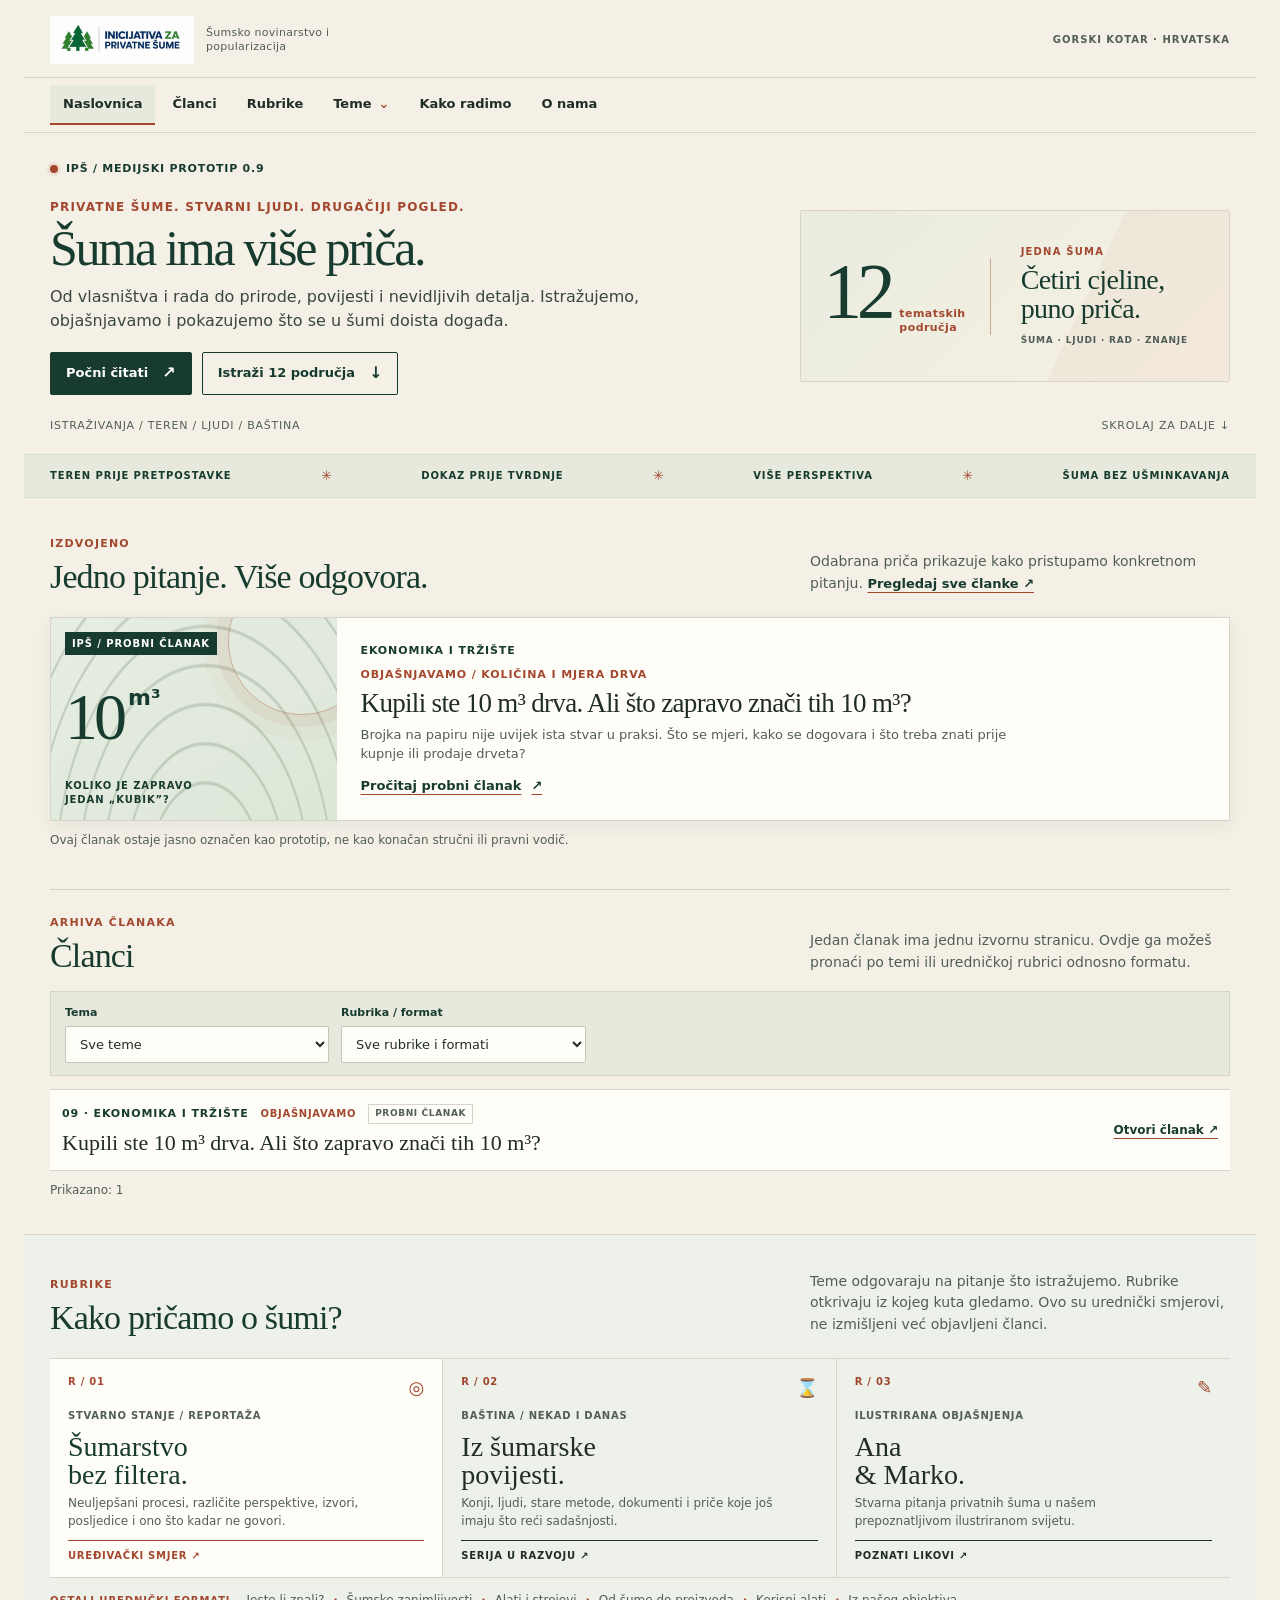
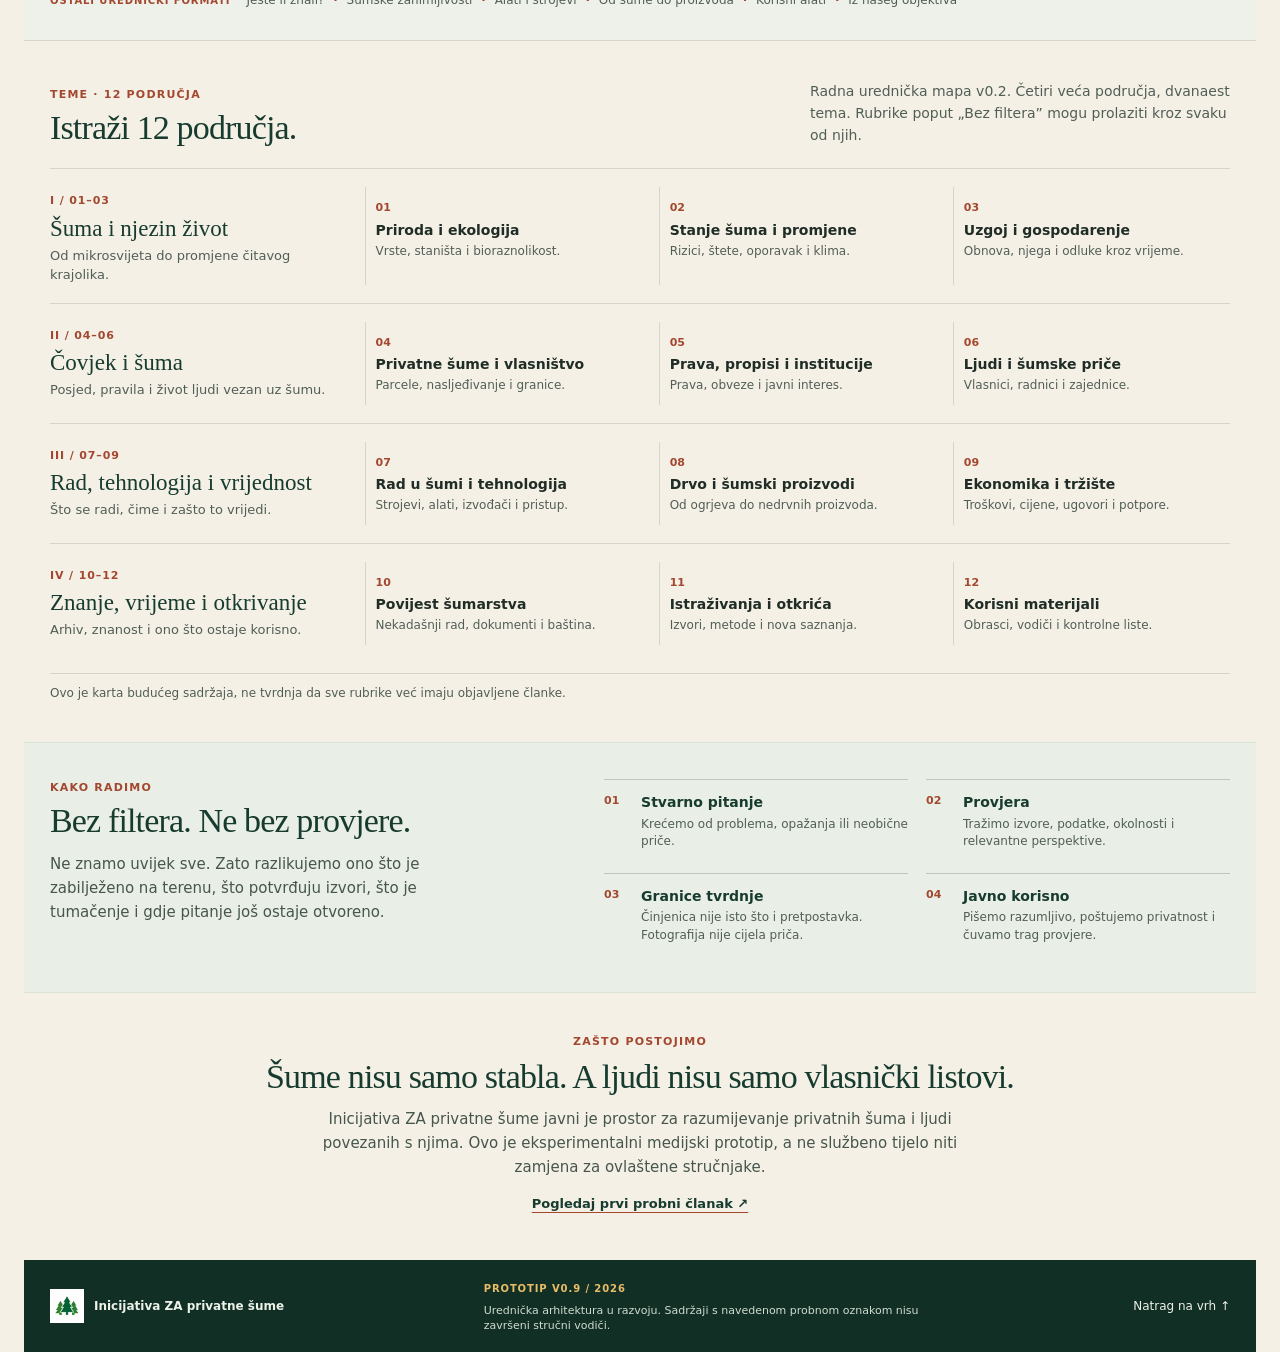
<file: index.html>
<!doctype html>
<html lang="hr">
<head>
<meta charset="utf-8"><meta name="viewport" content="width=device-width,initial-scale=1">
<meta name="theme-color" content="#193b30">
<meta name="description" content="Inicijativa ZA privatne šume. Šumske priče, stvarna pitanja, provjerena znanja, povijest i korisni materijali.">
<title>IPŠ | Šuma ima više priča</title>
<link rel="stylesheet" href="layout-modern-08.css?v=0.9.0">
</head>
<body>
<a class="skip" href="#sadrzaj">Preskoči na sadržaj</a>
<div class="site-frame">
<header class="site-header">
 <div class="masthead">
  <a class="brand" href="#sadrzaj" aria-label="IPŠ naslovnica"><img class="brand-logo" src="assets/ipsh-logo-full.png" alt="Inicijativa ZA privatne šume"><span class="brand-copy"><small>Šumsko novinarstvo i popularizacija</small></span></a>
  <span class="header-region">GORSKI KOTAR · HRVATSKA</span>
 </div>
 <details class="main-menu" open>
  <summary class="menu-toggle"><span aria-hidden="true">☰</span> Izbornik</summary>
  <nav class="primary-nav" aria-label="Glavna navigacija">
   <a href="#sadrzaj" aria-current="page">Naslovnica</a>
   <a href="#clanci">Članci</a>
   <a href="#rubrike">Rubrike</a>
   <details class="topic-menu"><summary>Teme</summary><div class="topic-menu-panel">
    <nav class="topic-nav" aria-label="Tematska područja"><h2>Teme · 12 područja</h2>
     <details class="topic-group" open><summary>Šuma i njezin život</summary><ul class="topic-links"><li><a href="#tema-01">01 · Priroda i ekologija</a></li><li><a href="#tema-02">02 · Stanje šuma i promjene</a></li><li><a href="#tema-03">03 · Uzgoj i gospodarenje</a></li></ul></details>
     <details class="topic-group" open><summary>Čovjek i šuma</summary><ul class="topic-links"><li><a href="#tema-04">04 · Privatne šume i vlasništvo</a></li><li><a href="#tema-05">05 · Prava, propisi i institucije</a></li><li><a href="#tema-06">06 · Ljudi i šumske priče</a></li></ul></details>
     <details class="topic-group" open><summary>Rad, tehnologija i vrijednost</summary><ul class="topic-links"><li><a href="#tema-07">07 · Rad u šumi i tehnologija</a></li><li><a href="#tema-08">08 · Drvo i šumski proizvodi</a></li><li><a href="#tema-09">09 · Ekonomika i tržište</a></li></ul></details>
     <details class="topic-group" open><summary>Znanje, vrijeme i otkrivanje</summary><ul class="topic-links"><li><a href="#tema-10">10 · Povijest šumarstva</a></li><li><a href="#tema-11">11 · Istraživanja i otkrića</a></li><li><a href="#tema-12">12 · Korisni materijali</a></li></ul></details>
    </nav>
   </div></details>
   <a href="#metoda">Kako radimo</a>
   <a href="#onama">O nama</a>
  </nav>
 </details>
</header>
<div class="main-column">
<main id="sadrzaj">
<section class="hero page-shell">
 <div class="hero-top"><span class="kicker"><span class="pulse"></span> IPŠ / MEDIJSKI PROTOTIP 0.9</span></div>
 <div class="hero-layout"><div><p class="hero-prefix">Privatne šume. Stvarni ljudi. Drugačiji pogled.</p><h1>Šuma ima više priča.</h1><p class="hero-lead">Od vlasništva i rada do prirode, povijesti i nevidljivih detalja. Istražujemo, objašnjavamo i pokazujemo što se u šumi doista događa.</p><div class="hero-actions"><a class="btn btn-dark" href="#clanci">Počni čitati <span>↗</span></a><a class="btn btn-line" href="#teme">Istraži 12 područja <span>↓</span></a></div></div>
 <div class="hero-art" aria-label="Urednička mapa: četiri cjeline i dvanaest tematskih područja"><div class="hero-stat"><strong>12</strong><span>tematskih<br>područja</span></div><div class="hero-art-copy"><span class="hero-art-kicker">JEDNA ŠUMA</span><strong>Četiri cjeline,<br>puno priča.</strong><span class="hero-art-note">ŠUMA · LJUDI · RAD · ZNANJE</span></div></div></div>
 <div class="hero-bottom"><span>ISTRAŽIVANJA / TEREN / LJUDI / BAŠTINA</span><span>SKROLAJ ZA DALJE ↓</span></div>
</section>
<div class="marquee" aria-label="Urednička načela"><div class="page-shell marquee-inner"><span>TEREN PRIJE PRETPOSTAVKE</span><b>✳</b><span>DOKAZ PRIJE TVRDNJE</span><b>✳</b><span>VIŠE PERSPEKTIVA</span><b>✳</b><span>ŠUMA BEZ UŠMINKAVANJA</span></div></div>
<section id="izdvojeno" class="page-shell featured section-space" aria-labelledby="feature-heading"><div class="section-intro"><div><span class="eyebrow">IZDVOJENO</span><h2 id="feature-heading">Jedno pitanje. Više odgovora.</h2></div><p>Odabrana priča prikazuje kako pristupamo konkretnom pitanju. <a class="text-link" href="#clanci">Pregledaj sve članke ↗</a></p></div>
 <a class="feature-card" href="clanci/kako-se-mjeri-drvo.html"><div class="feature-visual"><span class="visual-stamp">IPŠ / PROBNI ČLANAK</span><span class="visual-figure">10<span>m³</span></span><span class="visual-bottom">KOLIKO JE ZAPRAVO<br>JEDAN „KUBIK”?</span></div><div class="feature-copy"><span class="chip">EKONOMIKA I TRŽIŠTE</span><span class="feature-overline">OBJAŠNJAVAMO / KOLIČINA I MJERA DRVA</span><h3>Kupili ste 10 m³ drva. Ali što zapravo znači tih 10 m³?</h3><p>Brojka na papiru nije uvijek ista stvar u praksi. Što se mjeri, kako se dogovara i što treba znati prije kupnje ili prodaje drveta?</p><span class="read-arrow">Pročitaj probni članak <span aria-hidden="true">↗</span></span></div></a>
 <p class="prototype-note">Ovaj članak ostaje jasno označen kao prototip, ne kao konačan stručni ili pravni vodič.</p>
</section>
<section id="clanci" class="page-shell section-space article-archive" aria-labelledby="articles-heading">
 <div class="section-intro"><div><span class="eyebrow">ARHIVA ČLANAKA</span><h2 id="articles-heading">Članci</h2></div><p>Jedan članak ima jednu izvornu stranicu. Ovdje ga možeš pronaći po temi ili uredničkoj rubrici odnosno formatu.</p></div>
 <div class="archive-filters" aria-label="Filtriraj članke">
  <label for="filter-topic">Tema
   <select id="filter-topic" aria-label="Filtriraj prema temi">
    <option value="">Sve teme</option>
    <option value="01">01 · Priroda i ekologija</option><option value="02">02 · Stanje šuma i promjene</option><option value="03">03 · Uzgoj i gospodarenje</option>
    <option value="04">04 · Privatne šume i vlasništvo</option><option value="05">05 · Prava, propisi i institucije</option><option value="06">06 · Ljudi i šumske priče</option>
    <option value="07">07 · Rad u šumi i tehnologija</option><option value="08">08 · Drvo i šumski proizvodi</option><option value="09">09 · Ekonomika i tržište</option>
    <option value="10">10 · Povijest šumarstva</option><option value="11">11 · Istraživanja i otkrića</option><option value="12">12 · Korisni materijali</option>
   </select>
  </label>
  <label for="filter-rubric">Rubrika / format
   <select id="filter-rubric" aria-label="Filtriraj prema rubrici ili formatu">
    <option value="">Sve rubrike i formati</option>
    <option value="sumarstvo-bez-filtera">Šumarstvo bez filtera</option><option value="sumarska-povijest">Iz šumarske povijesti</option><option value="ana-marko">Ana & Marko</option>
    <option value="jeste-li-znali">Jeste li znali?</option><option value="sumarske-zanimljivosti">Šumske zanimljivosti</option><option value="alati-i-strojevi">Alati i strojevi</option>
    <option value="od-sume-do-proizvoda">Od šume do proizvoda</option><option value="korisni-alati">Korisni alati</option><option value="iz-naseg-objektiva">Iz našeg objektiva</option>
    <option value="objasnjavamo">Objašnjavamo</option>
   </select>
  </label>
 </div>
 <div class="archive-list" id="article-list">
  <article class="archive-item" data-topic="09" data-rubric="objasnjavamo">
   <div class="archive-tags"><span class="chip">09 · Ekonomika i tržište</span><span class="archive-format">Objašnjavamo</span><span class="prototype-badge">Probni članak</span></div>
   <h3><a href="clanci/kako-se-mjeri-drvo.html">Kupili ste 10 m³ drva. Ali što zapravo znači tih 10 m³?</a></h3>
   <a class="archive-open" href="clanci/kako-se-mjeri-drvo.html">Otvori članak <span aria-hidden="true">↗</span></a>
  </article>
 </div>
 <p class="archive-empty" hidden>Za odabrane filtre još nema članaka.</p>
 <p class="archive-count" id="archive-count" role="status" aria-live="polite">Prikazano: 1</p>
</section>
<section id="rubrike" class="rubrics-band" aria-labelledby="rubrics-heading"><div class="page-shell section-space"><div class="section-intro inverse"><div><span class="eyebrow">RUBRIKE</span><h2 id="rubrics-heading">Kako pričamo o šumi?</h2></div><p>Teme odgovaraju na pitanje što istražujemo. Rubrike otkrivaju iz kojeg kuta gledamo. Ovo su urednički smjerovi, ne izmišljeni već objavljeni članci.</p></div>
<div class="rubric-grid"><article class="rubric rubric-first"><span class="rubric-num">R / 01</span><div class="rubric-symbol">◎</div><div><span class="rubric-type">STVARNO STANJE / REPORTAŽA</span><h3>Šumarstvo<br>bez filtera.</h3><p>Neuljepšani procesi, različite perspektive, izvori, posljedice i ono što kadar ne govori.</p></div><span class="rubric-state">UREĐIVAČKI SMJER ↗</span></article>
<article class="rubric"><span class="rubric-num">R / 02</span><div class="rubric-symbol">⌛</div><div><span class="rubric-type">BAŠTINA / NEKAD I DANAS</span><h3>Iz šumarske<br>povijesti.</h3><p>Konji, ljudi, stare metode, dokumenti i priče koje još imaju što reći sadašnjosti.</p></div><span class="rubric-state">SERIJA U RAZVOJU ↗</span></article>
<article class="rubric"><span class="rubric-num">R / 03</span><div class="rubric-symbol">✎</div><div><span class="rubric-type">ILUSTRIRANA OBJAŠNJENJA</span><h3>Ana<br>& Marko.</h3><p>Stvarna pitanja privatnih šuma u našem prepoznatljivom ilustriranom svijetu.</p></div><span class="rubric-state">POZNATI LIKOVI ↗</span></article></div>
<div class="rubric-more"><span>OSTALI UREDNIČKI FORMATI</span><p>Jeste li znali? <b>·</b> Šumske zanimljivosti <b>·</b> Alati i strojevi <b>·</b> Od šume do proizvoda <b>·</b> Korisni alati <b>·</b> Iz našeg objektiva</p></div>
</div></section>
<section id="teme" class="page-shell section-space topics" aria-labelledby="topics-heading"><div class="section-intro"><div><span class="eyebrow">TEME · 12 PODRUČJA</span><h2 id="topics-heading">Istraži 12 područja.</h2></div><p>Radna urednička mapa v0.2. Četiri veća područja, dvanaest tema. Rubrike poput „Bez filtera” mogu prolaziti kroz svaku od njih.</p></div>
<div class="topic-family" id="suma"><header><span>I / 01–03</span><h3>Šuma i njezin život</h3><p>Od mikrosvijeta do promjene čitavog krajolika.</p></header><div class="topic-list"><article id="tema-01"><span>01</span><h4>Priroda i ekologija</h4><p>Vrste, staništa i bioraznolikost.</p></article><article id="tema-02"><span>02</span><h4>Stanje šuma i promjene</h4><p>Rizici, štete, oporavak i klima.</p></article><article id="tema-03"><span>03</span><h4>Uzgoj i gospodarenje</h4><p>Obnova, njega i odluke kroz vrijeme.</p></article></div></div>
<div class="topic-family" id="ljudi"><header><span>II / 04–06</span><h3>Čovjek i šuma</h3><p>Posjed, pravila i život ljudi vezan uz šumu.</p></header><div class="topic-list"><article id="tema-04"><span>04</span><h4>Privatne šume i vlasništvo</h4><p>Parcele, nasljeđivanje i granice.</p></article><article id="tema-05"><span>05</span><h4>Prava, propisi i institucije</h4><p>Prava, obveze i javni interes.</p></article><article id="tema-06"><span>06</span><h4>Ljudi i šumske priče</h4><p>Vlasnici, radnici i zajednice.</p></article></div></div>
<div class="topic-family" id="rad"><header><span>III / 07–09</span><h3>Rad, tehnologija i vrijednost</h3><p>Što se radi, čime i zašto to vrijedi.</p></header><div class="topic-list"><article id="tema-07"><span>07</span><h4>Rad u šumi i tehnologija</h4><p>Strojevi, alati, izvođači i pristup.</p></article><article id="tema-08"><span>08</span><h4>Drvo i šumski proizvodi</h4><p>Od ogrjeva do nedrvnih proizvoda.</p></article><article id="tema-09"><span>09</span><h4>Ekonomika i tržište</h4><p>Troškovi, cijene, ugovori i potpore.</p></article></div></div>
<div class="topic-family" id="znanje"><header><span>IV / 10–12</span><h3>Znanje, vrijeme i otkrivanje</h3><p>Arhiv, znanost i ono što ostaje korisno.</p></header><div class="topic-list"><article id="tema-10"><span>10</span><h4>Povijest šumarstva</h4><p>Nekadašnji rad, dokumenti i baština.</p></article><article id="tema-11"><span>11</span><h4>Istraživanja i otkrića</h4><p>Izvori, metode i nova saznanja.</p></article><article id="tema-12"><span>12</span><h4>Korisni materijali</h4><p>Obrasci, vodiči i kontrolne liste.</p></article></div></div><p class="topics-footnote">Ovo je karta budućeg sadržaja, ne tvrdnja da sve rubrike već imaju objavljene članke.</p></section>
<section id="metoda" class="method-band"><div class="page-shell method-layout"><div><span class="eyebrow">KAKO RADIMO</span><h2>Bez filtera. Ne bez provjere.</h2><p>Ne znamo uvijek sve. Zato razlikujemo ono što je zabilježeno na terenu, što potvrđuju izvori, što je tumačenje i gdje pitanje još ostaje otvoreno.</p></div><div class="method-steps"><div><span>01</span><strong>Stvarno pitanje</strong><p>Krećemo od problema, opažanja ili neobične priče.</p></div><div><span>02</span><strong>Provjera</strong><p>Tražimo izvore, podatke, okolnosti i relevantne perspektive.</p></div><div><span>03</span><strong>Granice tvrdnje</strong><p>Činjenica nije isto što i pretpostavka. Fotografija nije cijela priča.</p></div><div><span>04</span><strong>Javno korisno</strong><p>Pišemo razumljivo, poštujemo privatnost i čuvamo trag provjere.</p></div></div></div></section>
<section id="onama" class="page-shell closing"><span class="eyebrow">ZAŠTO POSTOJIMO</span><h2>Šume nisu samo stabla. A ljudi nisu samo vlasnički listovi.</h2><p>Inicijativa ZA privatne šume javni je prostor za razumijevanje privatnih šuma i ljudi povezanih s njima. Ovo je eksperimentalni medijski prototip, a ne službeno tijelo niti zamjena za ovlaštene stručnjake.</p><a href="clanci/kako-se-mjeri-drvo.html" class="text-link">Pogledaj prvi probni članak ↗</a></section>
</main>
<footer><div class="footer-inner page-shell"><a class="brand footer-brand" href="./"><img class="footer-logo" src="assets/ipsh-logo-mark.png" alt=""><span class="footer-name">Inicijativa ZA privatne šume</span></a><div><span>PROTOTIP V0.9 / 2026</span><p>Urednička arhitektura u razvoju. Sadržaji s navedenom probnom oznakom nisu završeni stručni vodiči.</p></div><a href="#sadrzaj">Natrag na vrh ↑</a></div></footer>
</div></div>
<script>
(()=>{const menu=document.querySelector('.main-menu'),bp=matchMedia('(min-width:761px)');const sync=()=>menu.open=bp.matches;sync();bp.addEventListener('change',sync);const links=[...document.querySelectorAll('.primary-nav a[href^="#"],.topic-nav a[href^="#"]')];const targets=links.map(a=>({a,el:document.getElementById(a.getAttribute('href').slice(1))})).filter(x=>x.el);const update=()=>{const eligible=targets.map(x=>({...x,top:x.el.getBoundingClientRect().top})).filter(x=>x.top<=innerHeight*.2);if(eligible.length){const nearest=Math.max(...eligible.map(x=>x.top));const tied=eligible.filter(x=>Math.abs(x.top-nearest)<8);const current=(location.hash.startsWith('#tema-')&&tied.find(x=>x.a.getAttribute('href')===location.hash))||tied[0];links.forEach(a=>a.removeAttribute('aria-current'));current.a.setAttribute('aria-current','location')}};links.forEach(a=>a.addEventListener('click',()=>{const topicMenu=a.closest('.topic-menu');if(topicMenu)topicMenu.open=false;if(!bp.matches)menu.open=false}));addEventListener('scroll',update,{passive:true});update()})();

(()=>{const topic=document.querySelector('#filter-topic'),rubric=document.querySelector('#filter-rubric'),items=[...document.querySelectorAll('.archive-item')],empty=document.querySelector('.archive-empty'),count=document.querySelector('#archive-count');if(!topic||!rubric)return;const update=()=>{let shown=0;for(const item of items){const match=(!topic.value||item.dataset.topic===topic.value)&&(!rubric.value||item.dataset.rubric===rubric.value);item.hidden=!match;if(match)shown++}empty.hidden=shown>0;count.textContent=`Prikazano: ${shown}`};topic.addEventListener('change',update);rubric.addEventListener('change',update)})();
</script>
</body></html>
</file>
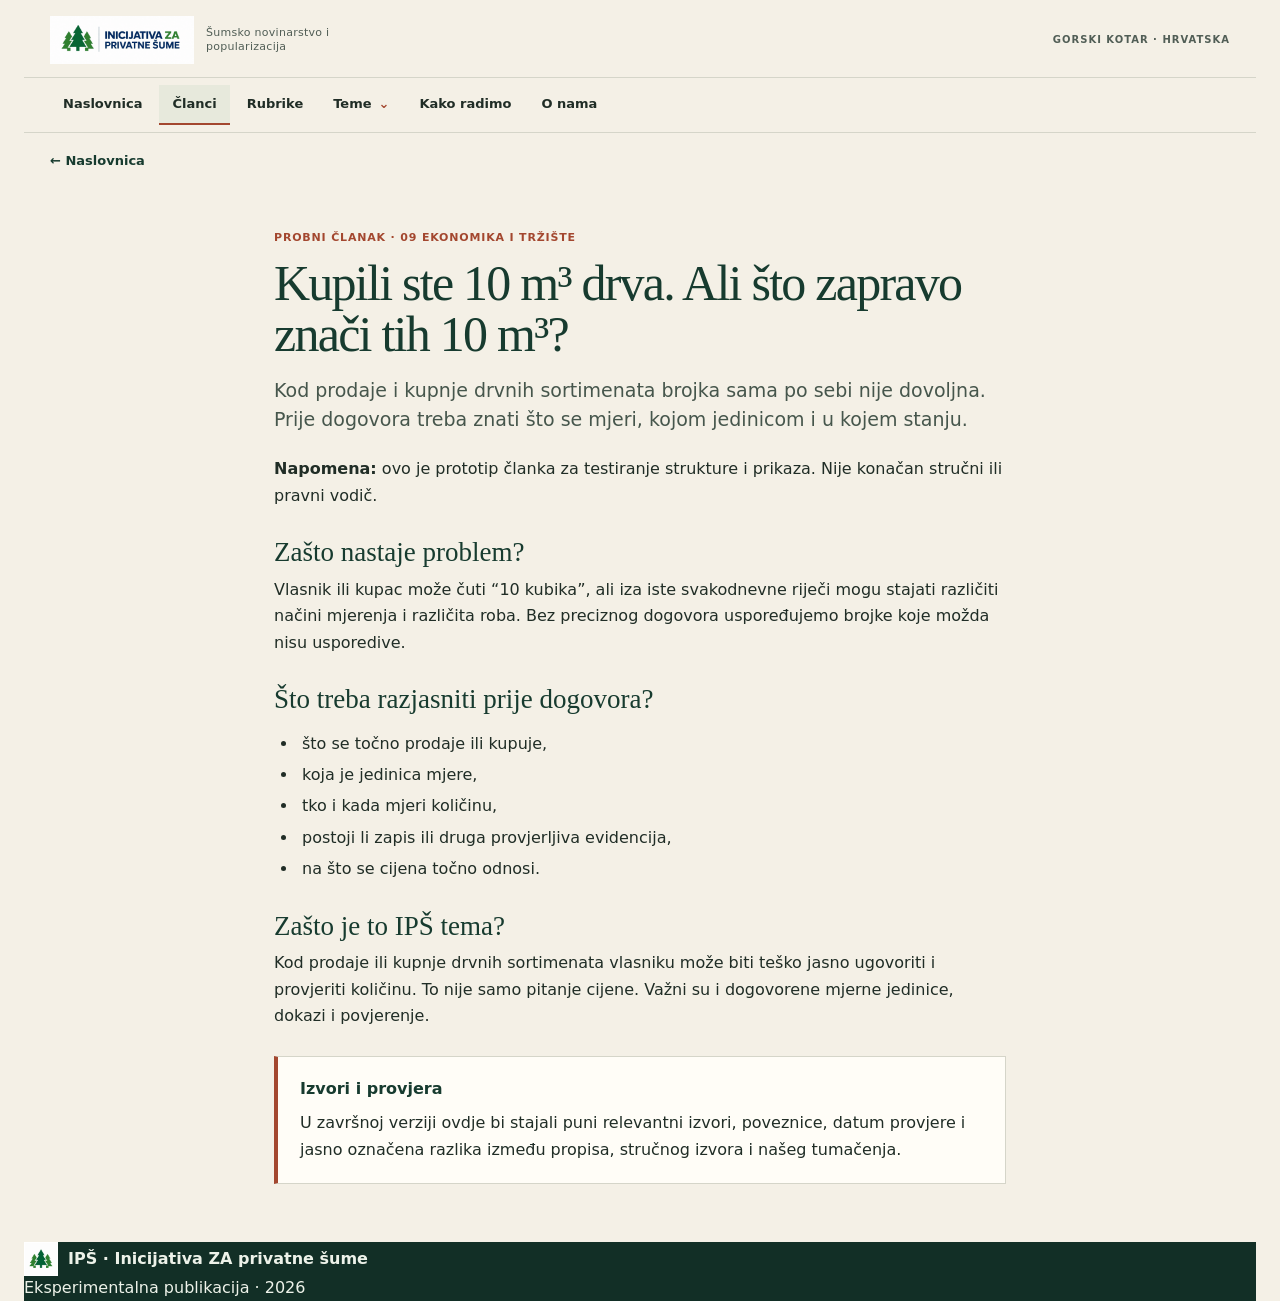
<file: clanci/kako-se-mjeri-drvo.html>
<!doctype html>
<html lang="hr">
<head>
<meta charset="utf-8">
<meta name="viewport" content="width=device-width,initial-scale=1">
<title>Kako se mjeri drvo? | IPŠ</title>
<meta name="description" content="Probni IPŠ članak o mjernim jedinicama i količini drvnih sortimenata.">
<link rel="canonical" href="https://pfi-ips.github.io/ips-media-test/clanci/kako-se-mjeri-drvo.html">
<link rel="stylesheet" href="../layout-modern-08.css?v=0.9.0">
</head>
<body>
<a class="skip" href="#sadrzaj">Preskoči na sadržaj</a>
<div class="site-frame">
<header class="site-header">
 <div class="masthead">
  <a class="brand" href="../index.html" aria-label="IPŠ naslovnica"><img class="brand-logo" src="../assets/ipsh-logo-full.png" alt="Inicijativa ZA privatne šume"><span class="brand-copy"><small>Šumsko novinarstvo i popularizacija</small></span></a>
  <span class="header-region">GORSKI KOTAR · HRVATSKA</span>
 </div>
 <details class="main-menu" open>
  <summary class="menu-toggle"><span aria-hidden="true">☰</span> Izbornik</summary>
  <nav class="primary-nav" aria-label="Glavna navigacija">
   <a href="../index.html#sadrzaj">Naslovnica</a>
   <a href="../index.html#clanci" aria-current="page">Članci</a>
   <a href="../index.html#rubrike">Rubrike</a>
   <details class="topic-menu"><summary>Teme</summary><div class="topic-menu-panel">
    <nav class="topic-nav" aria-label="Tematska područja"><h2>Teme · 12 područja</h2>
     <details class="topic-group" open><summary>Šuma i njezin život</summary><ul class="topic-links"><li><a href="../index.html#tema-01">01 · Priroda i ekologija</a></li><li><a href="../index.html#tema-02">02 · Stanje šuma i promjene</a></li><li><a href="../index.html#tema-03">03 · Uzgoj i gospodarenje</a></li></ul></details>
     <details class="topic-group" open><summary>Čovjek i šuma</summary><ul class="topic-links"><li><a href="../index.html#tema-04">04 · Privatne šume i vlasništvo</a></li><li><a href="../index.html#tema-05">05 · Prava, propisi i institucije</a></li><li><a href="../index.html#tema-06">06 · Ljudi i šumske priče</a></li></ul></details>
     <details class="topic-group" open><summary>Rad, tehnologija i vrijednost</summary><ul class="topic-links"><li><a href="../index.html#tema-07">07 · Rad u šumi i tehnologija</a></li><li><a href="../index.html#tema-08">08 · Drvo i šumski proizvodi</a></li><li><a href="../index.html#tema-09">09 · Ekonomika i tržište</a></li></ul></details>
     <details class="topic-group" open><summary>Znanje, vrijeme i otkrivanje</summary><ul class="topic-links"><li><a href="../index.html#tema-10">10 · Povijest šumarstva</a></li><li><a href="../index.html#tema-11">11 · Istraživanja i otkrića</a></li><li><a href="../index.html#tema-12">12 · Korisni materijali</a></li></ul></details>
    </nav>
   </div></details>
   <a href="../index.html#metoda">Kako radimo</a>
   <a href="../index.html#onama">O nama</a>
  </nav>
 </details>
</header>
<div class="main-column">
<main id="sadrzaj">
<a class="back" href="../index.html">← Naslovnica</a>
<article class="article">
  <div class="meta">PROBNI ČLANAK · 09 EKONOMIKA I TRŽIŠTE</div>
  <h1>Kupili ste 10 m³ drva. Ali što zapravo znači tih 10 m³?</h1>
  <p class="dek">Kod prodaje i kupnje drvnih sortimenata brojka sama po sebi nije dovoljna. Prije dogovora treba znati što se mjeri, kojom jedinicom i u kojem stanju.</p>

  <p><strong>Napomena:</strong> ovo je prototip članka za testiranje strukture i prikaza. Nije konačan stručni ili pravni vodič.</p>

  <h2>Zašto nastaje problem?</h2>
  <p>Vlasnik ili kupac može čuti “10 kubika”, ali iza iste svakodnevne riječi mogu stajati različiti načini mjerenja i različita roba. Bez preciznog dogovora uspoređujemo brojke koje možda nisu usporedive.</p>

  <h2>Što treba razjasniti prije dogovora?</h2>
  <ul>
    <li>što se točno prodaje ili kupuje,</li>
    <li>koja je jedinica mjere,</li>
    <li>tko i kada mjeri količinu,</li>
    <li>postoji li zapis ili druga provjerljiva evidencija,</li>
    <li>na što se cijena točno odnosi.</li>
  </ul>

  <h2>Zašto je to IPŠ tema?</h2>
  <p>Kod prodaje ili kupnje drvnih sortimenata vlasniku može biti teško jasno ugovoriti i provjeriti količinu. To nije samo pitanje cijene. Važni su i dogovorene mjerne jedinice, dokazi i povjerenje.</p>

  <div class="source-box">
    <strong>Izvori i provjera</strong>
    <p>U završnoj verziji ovdje bi stajali puni relevantni izvori, poveznice, datum provjere i jasno označena razlika između propisa, stručnog izvora i našeg tumačenja.</p>
  </div>
</article>
</main>
<footer><div class="article-footer-brand"><img class="footer-logo" src="../assets/ipsh-logo-mark.png" alt=""><span>IPŠ · Inicijativa ZA privatne šume</span></div><div>Eksperimentalna publikacija · 2026</div></footer>
</div></div>
<script>(()=>{const menu=document.querySelector('.main-menu'),bp=matchMedia('(min-width:761px)'),sync=()=>menu.open=bp.matches;sync();bp.addEventListener('change',sync)})();</script>
</body>
</html>
</file>
<file: layout-modern-08.css>
/* IPŠ media prototype v0.9 — centered editorial layout with quiet print-era accent */
:root{
  color-scheme:light;
  --paper:#f4f0e6;
  --paper-bright:#fffdf7;
  --ink:#202d26;
  --forest:#173b2f;
  --forest-2:#35634a;
  --moss:#78886a;
  --sage:#e7e9dc;
  --line:#d5d5c9;
  --muted:#515e56;
  --rust:#a3472f;
  --sun:#e7bd68;
  --shell:1180px;
  --sans:system-ui,-apple-system,"Segoe UI",Arial,sans-serif;
  --serif:Georgia,"Times New Roman",serif;
}
*{box-sizing:border-box}
html{scroll-behavior:smooth;scroll-padding-top:24px}
body{margin:0;background:var(--paper);color:var(--ink);font:16px/1.55 var(--sans);-webkit-font-smoothing:antialiased}
img{max-width:100%}
a{color:inherit;text-decoration:none}
a:hover{text-decoration:underline;text-underline-offset:3px}
a:focus-visible,button:focus-visible,summary:focus-visible{outline:3px solid var(--rust);outline-offset:4px}
h1,h2,h3,h4,p{margin-top:0}
::selection{background:#d9e4cf;color:var(--forest)}
.page-shell{width:min(var(--shell),calc(100% - 48px));margin-inline:auto}
.skip{position:absolute;z-index:20;top:8px;left:-9999px;padding:10px 14px;background:var(--paper-bright);color:var(--forest);border:1px solid var(--line)}
.skip:focus{left:12px}
.site-frame{width:min(1280px,calc(100% - 48px));max-width:1280px;margin-inline:auto;display:block;min-height:100vh}
.site-header{position:relative;z-index:20;background:var(--paper);border-bottom:1px solid var(--line)}
.masthead{display:flex;align-items:center;justify-content:space-between;gap:24px;padding:16px max(24px,calc((100% - var(--shell))/2)) 13px}
.brand{display:flex;align-items:center;gap:12px;flex:none;margin:0}
.brand-logo{display:block;width:auto;height:48px;max-width:190px;object-fit:contain;object-position:left center}
.brand-copy small{display:block;max-width:180px;color:var(--muted);font-size:11px;line-height:1.3;letter-spacing:.025em}
.header-region{color:var(--muted);font-size:10px;font-weight:750;letter-spacing:.1em}
.main-menu{position:relative;border-top:1px solid var(--line)}
.menu-toggle{display:none}
.primary-nav{display:flex;align-items:center;gap:4px;padding:7px max(24px,calc((100% - var(--shell))/2));}
.primary-nav>a,.topic-menu>summary{display:block;padding:9px 13px;border:0;border-bottom:2px solid transparent;color:var(--ink);font-size:13px;font-weight:700;white-space:nowrap;cursor:pointer;list-style:none}
.topic-menu>summary::-webkit-details-marker{display:none}
.topic-menu>summary:after{content:"⌄";margin-left:7px;color:var(--rust)}
.primary-nav>a:hover,.primary-nav>a[aria-current],.topic-menu[open]>summary{background:var(--sage);border-bottom-color:var(--rust);text-decoration:none}
.topic-menu{position:relative}
.topic-menu-panel{position:absolute;top:calc(100% + 5px);left:-110px;width:min(790px,calc(100vw - 56px));padding:16px 18px;background:var(--paper-bright);border:1px solid var(--line);box-shadow:0 12px 28px #142a2022;z-index:35}
.topic-nav{display:grid;grid-template-columns:repeat(4,minmax(0,1fr));gap:7px 16px}
.topic-nav h2{grid-column:1/-1;margin:0 0 2px;padding:0 0 8px;border-bottom:1px solid var(--line);color:var(--rust);font-size:10px;font-weight:750;letter-spacing:.11em;text-transform:uppercase}
.topic-group{min-width:0;margin:0}
.topic-group>summary{position:relative;padding:7px 18px 6px 0;color:var(--forest);font:600 13px/1.25 var(--serif);cursor:pointer;list-style:none}
.topic-group>summary::-webkit-details-marker{display:none}
.topic-group>summary:after{content:"−";position:absolute;right:2px;top:6px;color:var(--rust);font:600 13px/1 var(--sans)}
.topic-group:not([open])>summary:after{content:"+"}
.topic-links{list-style:none;margin:0;padding:0}
.topic-links a{display:block;padding:4px 5px 4px 0;color:var(--muted);font-size:11px;line-height:1.25}
.topic-links a:hover,.topic-links a[aria-current]{color:var(--forest);background:#e7ede380;text-decoration:none}
.main-column{min-width:0}
.hero{padding:27px 0 20px}
.hero-top,.hero-bottom{display:flex;justify-content:space-between;align-items:center;gap:16px;color:var(--muted);font-size:11px;letter-spacing:.07em}
.kicker{display:inline-flex;align-items:center;gap:8px;color:var(--forest);font-weight:750}
.pulse{width:8px;height:8px;border-radius:50%;background:var(--rust);box-shadow:0 0 0 3px #bd59371c}
.date-note{font-weight:650}
.hero-layout{display:grid;grid-template-columns:minmax(0,1.25fr) minmax(260px,.75fr);align-items:center;gap:34px;padding:21px 0 22px}
.hero-prefix{margin:0 0 6px;color:var(--rust);font-size:12px;font-weight:750;letter-spacing:.1em;text-transform:uppercase}
.hero h1{max-width:680px;margin:0 0 12px;font:500 clamp(34px,4.2vw,50px)/1 var(--serif);letter-spacing:-.045em;color:var(--forest)}
.hero h1 em{font-style:italic;color:var(--rust)}
.hero-lead{max-width:650px;margin:0;color:#39473f;font-size:16px;line-height:1.52}
.hero-actions{display:flex;flex-wrap:wrap;gap:10px;margin-top:19px}
.btn{display:inline-flex;align-items:center;gap:14px;padding:10px 15px;border:1px solid var(--forest);border-radius:2px;font-size:13px;font-weight:700;transition:background .16s,color .16s}
.btn span{font-size:16px;line-height:1}
.btn-dark{background:var(--forest);color:white}
.btn-dark:hover{background:var(--rust);border-color:var(--rust);text-decoration:none}
.btn-line{background:transparent;color:var(--forest)}
.btn-line:hover{background:var(--sage);text-decoration:none}
.hero-art{position:relative;display:flex;align-items:center;gap:clamp(16px,2.5vw,30px);min-height:172px;overflow:hidden;padding:22px;background:linear-gradient(135deg,#e9ecdf 0%,#f7f1e4 100%);color:var(--forest);border:1px solid #d7d3c5;border-radius:2px;isolation:isolate}
.hero-art:before{content:"";position:absolute;inset:0;z-index:-1;background:linear-gradient(115deg,transparent 0 64%,#a3472f0c 64.2% 100%)}
.hero-stat{display:flex;align-items:baseline;gap:9px;padding-right:clamp(14px,2vw,24px);border-right:1px solid #a3472f70}
.hero-stat strong{color:var(--forest);font:500 clamp(56px,7vw,78px)/.85 var(--serif);letter-spacing:-.07em}
.hero-stat span{color:var(--rust);font-size:11px;font-weight:750;line-height:1.25;letter-spacing:.04em}
.hero-art-copy{display:flex;flex-direction:column;align-items:flex-start;gap:6px}
.hero-art-kicker{color:var(--rust);font-size:10px;font-weight:750;letter-spacing:.12em}
.hero-art-copy>strong{color:var(--forest);font:500 clamp(20px,2.4vw,28px)/1.03 var(--serif);letter-spacing:-.02em}
.hero-art-note{margin-top:5px;color:var(--muted);font-size:9px;font-weight:750;letter-spacing:.09em}

.marquee{background:var(--sage);border-block:1px solid #d5dfd0}
.marquee-inner{min-height:42px;display:flex;align-items:center;justify-content:space-between;gap:12px;flex-wrap:wrap}
.marquee-inner span{font-size:10px;font-weight:750;letter-spacing:.09em;color:var(--forest)}
.marquee-inner b{font-size:13px;font-weight:500;color:var(--rust)}
.section-space{padding:40px 0}
.section-intro{display:flex;align-items:end;justify-content:space-between;gap:32px;margin-bottom:22px}
.section-intro>div{flex:1}
.section-intro>p{max-width:420px;margin:0;color:var(--muted);font-size:14px;line-height:1.55}
.eyebrow{display:block;margin-bottom:7px;color:var(--rust);font-size:11px;font-weight:750;letter-spacing:.11em;text-transform:uppercase}
.section-intro h2,.method-layout h2,.closing h2{margin:0;color:var(--forest);font:500 clamp(25px,2.8vw,34px)/1.06 var(--serif);letter-spacing:-.025em}
.section-intro h2 em,.method-layout h2 em,.closing h2 em{color:var(--rust);font-style:italic}
.featured{padding-top:37px;padding-bottom:39px}
.feature-card{display:grid;grid-template-columns:minmax(190px,.32fr) minmax(0,1fr);min-height:184px;border:1px solid var(--line);background:var(--paper-bright);box-shadow:0 5px 18px #142a2010}
.feature-card:hover{border-color:#9cab99;text-decoration:none;box-shadow:0 8px 24px #142a2018}
.feature-visual{position:relative;overflow:hidden;min-height:168px;background:
  repeating-radial-gradient(ellipse at 54% 130%,transparent 0 10px,#71866b48 11px 12px,transparent 13px 23px),
  linear-gradient(145deg,#e7ede3,#dce7d7);color:var(--forest);display:flex;flex-direction:column;justify-content:space-between;padding:14px}
.feature-visual:before{content:"";position:absolute;width:145px;height:145px;right:-38px;top:-50px;border:1px solid #a3422760;border-radius:50%;box-shadow:0 0 0 12px #a3422710,0 0 0 25px #a3422708}
.visual-stamp,.visual-bottom{position:relative;font-size:10px;font-weight:750;letter-spacing:.09em}
.visual-stamp{align-self:flex-start;padding:4px 7px;background:var(--forest);color:white}
.visual-figure{position:relative;font:500 clamp(46px,5.5vw,66px)/.9 var(--serif);letter-spacing:-.06em}
.visual-figure span{font:600 22px/1 var(--sans);vertical-align:top;margin-left:5px;letter-spacing:0}
.visual-bottom{line-height:1.35}
.feature-copy{display:flex;flex-direction:column;justify-content:center;align-items:flex-start;padding:clamp(16px,2.2vw,24px)}
.chip{display:inline-block;color:var(--forest);font-size:11px;font-weight:750;letter-spacing:.08em;text-transform:uppercase}
.feature-overline{margin-top:7px;color:var(--rust);font-size:11px;font-weight:750;letter-spacing:.08em}
.feature-copy h3{max-width:720px;margin:6px 0 7px;color:var(--ink);font:500 clamp(20px,2.2vw,27px)/1.08 var(--serif);letter-spacing:-.025em}
.feature-copy p{max-width:670px;margin:0;color:var(--muted);font-size:13px;line-height:1.5}
.read-arrow{display:inline-flex;gap:10px;align-items:center;margin-top:12px;color:var(--forest);font-size:13px;font-weight:750;text-decoration:underline;text-decoration-color:var(--rust);text-underline-offset:4px}
.prototype-note,.topics-footnote{margin:10px 0 0;color:var(--muted);font-size:12px}
.rubrics-band{background:#edf1e9;color:var(--ink);border-block:1px solid var(--line)}
.rubrics-band .section-space{padding-top:36px;padding-bottom:31px}
.inverse .eyebrow{color:var(--rust)}
.inverse .section-intro h2{color:var(--forest)}
.inverse>p{color:var(--muted)}
.rubric-grid{display:grid;grid-template-columns:repeat(3,minmax(0,1fr));gap:0;border-block:1px solid var(--line)}
.rubric{min-height:178px;padding:15px 18px 13px;display:grid;grid-template-columns:1fr auto;grid-template-rows:auto 1fr auto;border-right:1px solid var(--line);background:transparent}
.rubric:first-child{padding-left:18px}
.rubric:last-child{border-right:0}
.rubric-first{background:var(--paper-bright);color:var(--forest)}
.rubric-num,.rubric-type,.rubric-state{font-size:10px;font-weight:700;letter-spacing:.075em}
.rubric-num{color:var(--rust)}
.rubric-symbol{font-size:18px;color:var(--rust)}
.rubric-first .rubric-num,.rubric-first .rubric-symbol,.rubric-first .rubric-state{color:var(--rust)}
.rubric>div:nth-of-type(2){grid-column:1/3;align-self:center}
.rubric-type{color:var(--muted)}
.rubric-first .rubric-type{color:var(--muted)}
.rubric h3{margin:7px 0;color:inherit;font:500 clamp(21px,2.3vw,28px)/.98 var(--serif)}
.rubric p{max-width:320px;margin:0;color:var(--muted);font-size:12px;line-height:1.45}
.rubric-first p{color:var(--muted)}
.rubric-state{grid-column:1/3;align-self:end;margin-top:10px;padding-top:7px;border-top:1px solid currentColor}
.rubric-more{padding-top:13px;display:flex;align-items:baseline;gap:16px;color:var(--muted)}
.rubric-more>span{flex:none;font-size:10px;font-weight:750;letter-spacing:.09em;color:var(--rust)}
.rubric-more p{margin:0;font-size:12px}
.rubric-more b{padding:0 5px;color:var(--rust)}
.topic-family{display:grid;grid-template-columns:minmax(205px,.75fr) minmax(0,2.25fr);gap:26px;border-top:1px solid var(--line);padding:18px 0}
.topic-family header span{color:var(--rust);font-size:11px;font-weight:750;letter-spacing:.08em}
.topic-family h3{margin:5px 0;color:var(--forest);font:500 23px/1.08 var(--serif)}
.topic-family header p{max-width:280px;margin:0;color:var(--muted);font-size:13px;line-height:1.45}
.topic-list{display:grid;grid-template-columns:repeat(3,minmax(0,1fr));gap:0 17px}
.topic-list article{min-height:83px;padding:7px 10px 9px;border-left:1px solid var(--line)}
.topic-list article:target{background:var(--sage);outline:1px solid #d5dbd1}
.topic-list article span{color:var(--rust);font-size:11px;font-weight:750}
.topic-list h4{margin:3px 0;color:var(--ink);font-size:14px;line-height:1.25;font-weight:700}
.topic-list p{margin:0;color:var(--muted);font-size:12px;line-height:1.4}
.topics-footnote{padding-top:10px;border-top:1px solid var(--line)}
.method-band{background:#e9eee6;border-block:1px solid #dbe2d7}
.method-layout{width:min(var(--shell),calc(100% - 48px));margin:auto;display:grid;grid-template-columns:minmax(0,.9fr) minmax(0,1.1fr);gap:42px;padding:36px 0}
.method-layout>div>p{max-width:450px;margin:13px 0 0;color:#46564c;font-size:15px;line-height:1.6}
.method-steps{display:grid;grid-template-columns:1fr 1fr;gap:10px 18px;align-content:center}
.method-steps>div{display:grid;grid-template-columns:28px 1fr;gap:2px 9px;padding:12px 0;border-top:1px solid #bdcaba}
.method-steps span{grid-row:span 2;color:var(--rust);font-size:11px;font-weight:750}
.method-steps strong{color:var(--forest);font-size:14px}
.method-steps p{margin:0;color:var(--muted);font-size:12px;line-height:1.45}
.closing{padding:40px 0 44px;text-align:center}
.closing .eyebrow{margin-bottom:9px}
.closing h2{max-width:820px;margin-inline:auto}
.closing p{max-width:690px;margin:12px auto;color:#46564c;font-size:15px;line-height:1.6}
.text-link{display:inline-block;color:var(--forest);font-size:13px;font-weight:750;text-decoration:underline;text-decoration-color:var(--rust);text-underline-offset:4px}
footer{background:#122f26;color:#edf2e9}
.footer-inner{display:flex;align-items:center;justify-content:space-between;gap:24px;padding:19px 0;font-size:12px}
.footer-inner>div{max-width:450px}
.footer-inner>div>span{font-size:10px;font-weight:750;letter-spacing:.09em;color:#e9bd67}
.footer-inner p{margin:5px 0 0;color:#d0dbd0;font-size:11px;line-height:1.4}
.footer-brand{gap:10px}.footer-logo{display:block;width:34px;height:34px;object-fit:contain;flex:none;background:#fff;border:1px solid #ffffff55}.footer-name{font-weight:750}.article-footer-brand{display:flex;align-items:center;gap:10px;font-weight:700}
.footer-inner>a:last-child{white-space:nowrap}
.mark{background:#dce8d5;color:var(--forest);border-radius:50%;padding:10px;font-size:10px}
.article{max-width:780px;margin:0 auto;padding:40px 24px 58px}
.article .meta{margin-bottom:12px;color:var(--rust);font-size:11px;font-weight:750;letter-spacing:.075em}
.article h1{margin:0 0 16px;color:var(--forest);font:500 clamp(34px,4.5vw,50px)/1.02 var(--serif);letter-spacing:-.035em}
.article .dek{margin-bottom:23px;color:#46564c;font-size:19px;line-height:1.5}
.article p:not(.dek),.article li{font-size:16px;line-height:1.65}
.article h2{margin:29px 0 9px;color:var(--forest);font:500 27px/1.1 var(--serif)}
.article ul{padding-left:24px}
.article li{padding-left:4px;margin-bottom:5px}
.source-box{margin-top:27px;padding:20px 22px;background:var(--paper-bright);border:1px solid var(--line);border-left:4px solid var(--rust)}
.source-box strong{color:var(--forest)}
.source-box p{margin:8px 0 0}
.back{display:inline-flex;margin:11px max(24px,calc((100% - var(--shell))/2));padding:7px 0;color:var(--forest);font-size:13px;font-weight:700}
.back:hover{color:var(--rust)}
.article~footer{padding:0}
@media(max-width:1000px){
  .primary-nav{gap:2px}
  .primary-nav>a,.topic-menu>summary{padding-inline:10px;font-size:12px}
  .hero-layout{grid-template-columns:minmax(0,1.2fr) minmax(230px,.8fr);gap:22px}
  .topic-family{grid-template-columns:190px 1fr;gap:16px}
  .topic-list{gap:0 9px}
  .topic-list h4{font-size:13px}
  .method-layout{gap:30px}
}
@media(max-width:700px){
  .hero-art{min-height:152px;padding:18px}.hero-art-note{font-size:8px}
  html{scroll-padding-top:16px}
  .site-frame{width:100%}
  .masthead{padding:9px 16px}
  .brand{gap:9px}
  .brand-logo{height:39px;max-width:150px}
  .brand-copy small{max-width:140px;font-size:9px}
  .header-region{display:none}
  .menu-toggle{display:flex;align-items:center;gap:8px;width:max-content;margin:0 16px 8px auto;padding:8px 11px;border:1px solid var(--forest);border-radius:2px;color:var(--forest);font-size:12px;font-weight:700;cursor:pointer;list-style:none}
  .menu-toggle::-webkit-details-marker{display:none}
  .main-menu .primary-nav{position:absolute;top:100%;left:0;right:0;z-index:35;display:grid;grid-template-columns:1fr;gap:0;padding:8px 16px 14px;background:var(--paper-bright);border-top:1px solid var(--line);box-shadow:0 12px 24px #142a2020;max-height:calc(100vh - 82px);overflow:auto}
  .primary-nav>a,.topic-menu>summary{padding:10px 8px;border-bottom:1px solid var(--line);font-size:13px}
  .topic-menu{position:static}
  .topic-menu-panel{position:static;width:auto;padding:9px 4px;border:0;border-bottom:1px solid var(--line);box-shadow:none;background:transparent}
  .topic-nav{grid-template-columns:repeat(2,minmax(0,1fr));gap:6px 12px}
  .topic-nav h2{grid-column:1/-1}
  .topic-group>summary{font-size:12px}
  .topic-links a{font-size:10px}
  .hero{padding-top:20px}
  .hero-top,.hero-bottom{font-size:9px;letter-spacing:.045em}
  .hero-layout{grid-template-columns:1fr;gap:18px;padding:20px 0}
  .hero h1{font-size:clamp(38px,9vw,48px)}
  .hero-lead{font-size:16px}
  .hero-art{min-height:132px}
  .art-caption{font-size:9px}
  .marquee-inner{justify-content:flex-start;gap:8px 13px;padding-block:9px}
  .marquee-inner span{font-size:9px}
  .section-space,.featured,.topics{padding:28px 0}
  .section-intro{display:block;margin-bottom:17px}
  .section-intro>p{margin-top:9px;font-size:13px}
  .feature-card{grid-template-columns:105px 1fr;min-height:0}
  .feature-visual{min-height:150px;padding:10px}
  .visual-figure{font-size:54px}
  .visual-figure span{font-size:16px}
  .visual-stamp,.visual-bottom{font-size:8px}
  .feature-copy{padding:16px}
  .feature-copy h3{font-size:20px}
  .feature-copy p{font-size:12px}
  .rubrics-band .section-space{padding:30px 0}
  .rubric-grid{grid-template-columns:1fr}
  .rubric,.rubric:first-child{min-height:0;padding:15px 0;border-right:0;border-bottom:1px solid var(--line)}
  .rubric:last-child{border-bottom:0}
  .rubric>div:nth-of-type(2){grid-column:1/3}
  .rubric h3{font-size:24px}
  .rubric p{max-width:520px}
  .rubric-more{display:block}
  .rubric-more p{margin-top:6px;line-height:1.7}
  .topic-family{grid-template-columns:1fr;gap:12px;padding:16px 0}
  .topic-family header p{max-width:520px}
  .topic-list{grid-template-columns:repeat(2,minmax(0,1fr));gap:6px 10px}
  .topic-list article{min-height:77px}
  .method-layout{grid-template-columns:1fr;gap:20px;padding:34px 0}
  .method-steps{gap:8px 14px}
  .closing{padding:36px 0 40px}
  .footer-inner{align-items:flex-start;flex-direction:column;gap:8px;padding:16px 0}
  .article{padding:30px 20px 42px}
  .article h1{font-size:clamp(36px,9vw,48px)}
  .article .dek{font-size:17px}
  .article p:not(.dek),.article li{font-size:16px;line-height:1.65}
  .article h2{font-size:27px}
  .back{margin:9px 16px}
  .article-archive{padding:22px 0 27px}
  .archive-filters{align-items:stretch;flex-direction:column;gap:9px;padding:11px}
  .archive-filters select{width:100%;min-width:0}
  .archive-item{grid-template-columns:1fr;gap:7px;padding:13px 10px}
  .archive-open{grid-column:1;grid-row:auto}
}
@media(max-width:430px){
  .hero-top{align-items:flex-start}
  .date-note{max-width:110px;text-align:right}
  .hero h1{font-size:39px}
  .hero-actions{gap:8px}
  .btn{padding:9px 11px;font-size:12px}
  .feature-card{grid-template-columns:1fr}
  .feature-visual{min-height:118px}
  .feature-visual:before{width:125px;height:125px}
  .visual-figure{font-size:56px}
  .feature-copy{padding:18px}
  .topic-list{grid-template-columns:1fr}
  .topic-list article{min-height:0;padding:9px 10px}
  .method-steps{grid-template-columns:1fr}
}
@media(prefers-reduced-motion:reduce){
  *,*::before,*::after{scroll-behavior:auto!important;transition:none!important}
}

.article-archive{padding:24px 0 34px;border-top:1px solid var(--line)}
.article-archive .section-intro{margin-bottom:17px}
.archive-filters{display:flex;align-items:end;flex-wrap:wrap;gap:12px;margin:0 0 13px;padding:12px 14px;background:var(--sage);border:1px solid var(--line)}
.archive-filters label{display:grid;gap:5px;color:var(--forest);font-size:11px;font-weight:700}
.archive-filters select{min-width:245px;max-width:100%;padding:9px 32px 9px 10px;border:1px solid #bdcaba;border-radius:2px;background:var(--paper-bright);color:var(--ink);font:500 13px/1.3 var(--sans)}
.archive-filters select:focus-visible{outline:3px solid var(--rust);outline-offset:2px}
.archive-item{display:grid;grid-template-columns:minmax(0,1fr) auto;align-items:center;gap:6px 18px;padding:14px 12px;border-block:1px solid var(--line);background:var(--paper-bright)}
.archive-item+.archive-item{border-top:0}
.archive-tags{grid-column:1;display:flex;align-items:center;flex-wrap:wrap;gap:6px 12px}
.archive-format{color:var(--rust);font-size:10px;font-weight:750;letter-spacing:.07em;text-transform:uppercase}
.prototype-badge{padding:2px 6px;border:1px solid var(--line);color:var(--muted);font-size:9px;font-weight:750;letter-spacing:.07em;text-transform:uppercase}
.archive-item h3{grid-column:1;margin:0;color:var(--ink);font:500 clamp(18px,2vw,22px)/1.2 var(--serif)}
.archive-item h3 a:hover{color:var(--forest);text-decoration-color:var(--rust)}
.archive-open{grid-column:2;grid-row:1/span 2;white-space:nowrap;color:var(--forest);font-size:12px;font-weight:750;text-decoration:underline;text-decoration-color:var(--rust);text-underline-offset:4px}
.archive-empty,.archive-count{margin:10px 0 0;color:var(--muted);font-size:12px}
@media(max-width:380px){.menu-toggle{padding:7px 9px;font-size:11px}}
</file>
